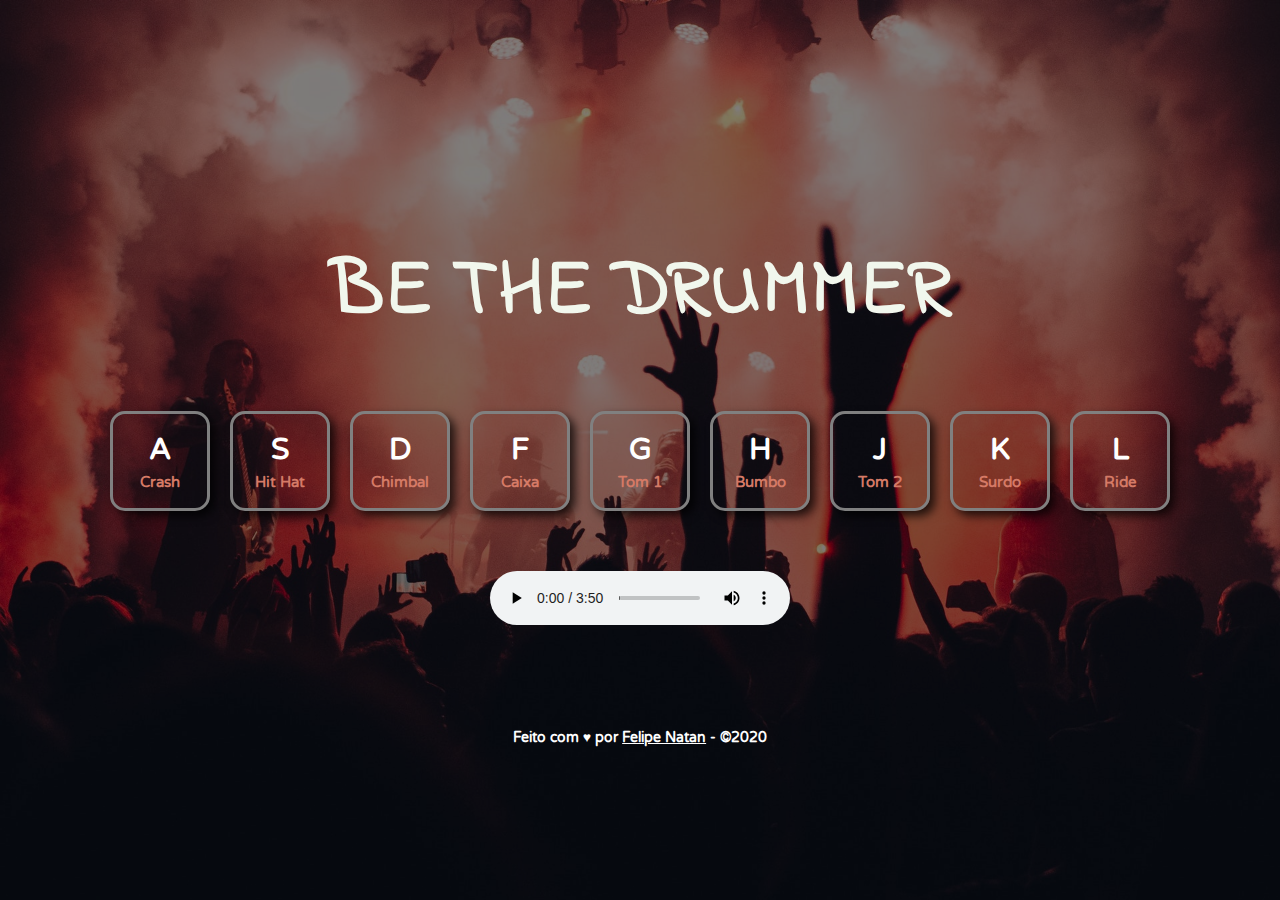
<file: index.html>
<!DOCTYPE html>
<html lang="pt-BR">

<head>
    <meta charset="UTF-8">
    <meta name="viewport" content="width=device-width, initial-scale=1.0">
    <link href="https://fonts.googleapis.com/css2?family=Varela+Round&display=swap" rel="stylesheet">
    <link href="https://fonts.googleapis.com/css2?family=Indie+Flower&display=swap" rel="stylesheet">
    <link rel="stylesheet" href="styles.css">
    
    <title>BE THE DRUMER</title>
</head>

<body>
    <div class="container">
        <h1>BE THE DRUMMER</h1>

        <div class="keys">
            <div data-key="65" class="key">
                <span>A</span>
                <small>Crash</small>
            </div>
            <div data-key="83" class="key">
                <span>S</span>
                <small>Hit Hat</small>
            </div>
            <div data-key="68" class="key">
                <span>D</span>
                <small>Chimbal</small>
            </div>
            <div data-key="70" class="key">
                <span>F</span>
                <small>Caixa</small>
            </div>
            <div data-key="71" class="key">
                <span>G</span>
                <small>Tom 1</small>
            </div>
            <div data-key="72" class="key">
                <span>H</span>
                <small>Bumbo</small>
            </div>
            <div data-key="74" class="key">
                <span>J</span>
                <small>Tom 2</small>
            </div>
            <div data-key="75" class="key">
                <span>K</span>
                <small>Surdo</small>
            </div>
            <div data-key="76" class="key">
                <span>L</span>
                <small>Ride</small>
            </div>
        </div>
        <audio controls src="./assets/sounds/seven.mp3"></audio>
    </div>

    <audio data-key="65" src="./assets/sounds/crash.ogg"></audio>
    <audio data-key="83" src="./assets/sounds/hihat.ogg"></audio>
    <audio data-key="68" src="./assets/sounds/open.ogg"></audio>
    <audio data-key="70" src="./assets/sounds/snare1.ogg"></audio>
    <audio data-key="71" src="./assets/sounds/tom1.ogg"></audio>
    <audio data-key="72" src="./assets/sounds/kick.wav"></audio>
    <audio data-key="74" src="./assets/sounds/tom2.ogg"></audio>
    <audio data-key="75" src="./assets/sounds/surdo.ogg"></audio>
    <audio data-key="76" src="./assets/sounds/ride.ogg"></audio>
    
    <footer> <p> Feito com <span>&hearts;</span> por <a href="https://www.linkedin.com/in/fenatan/">Felipe Natan</a> - &copy;2020</p></footer>
    
    <script src="main.js"></script>
</body>

</html>
</file>
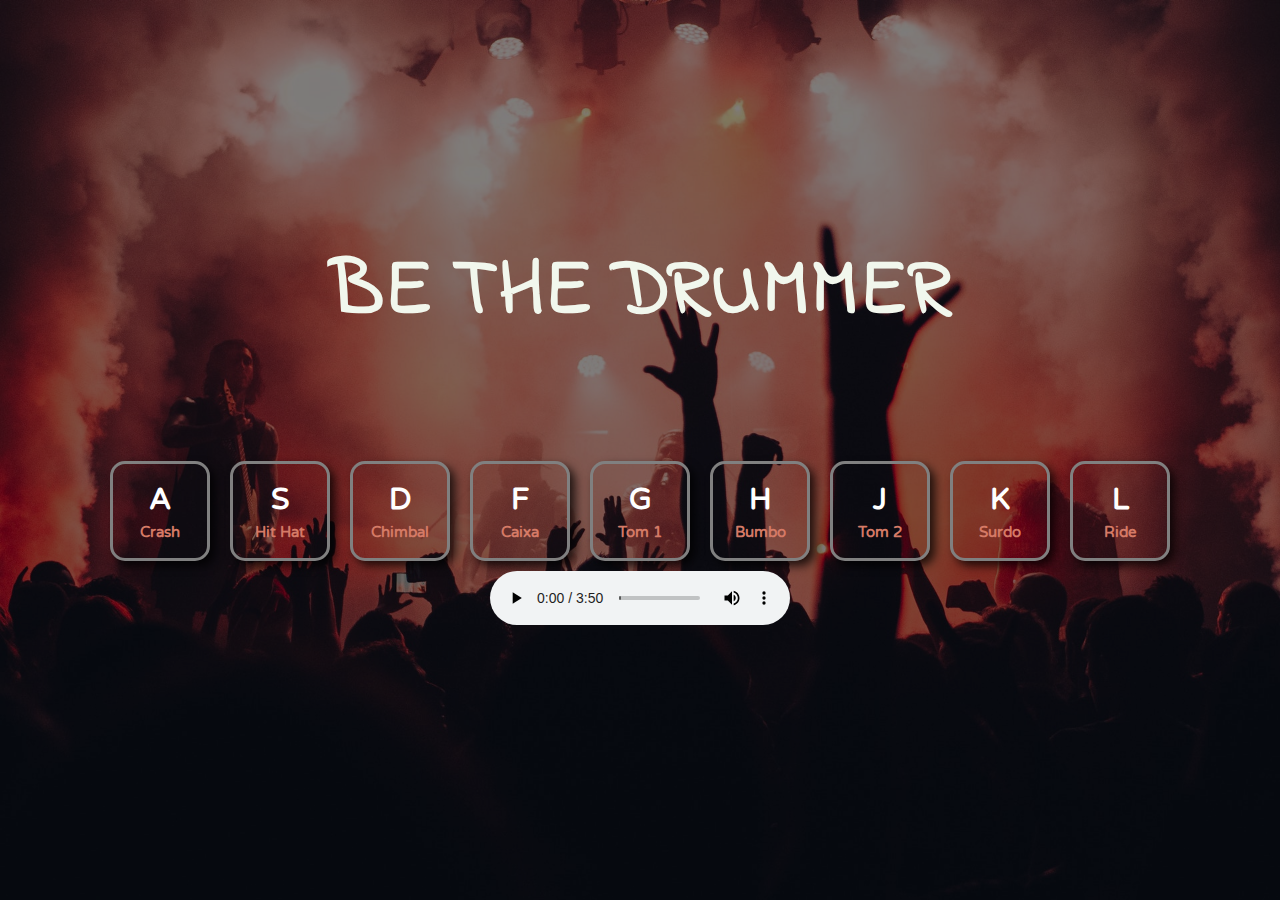
<file: 01 - JavaScript Drum Kit/index.html>
<!DOCTYPE html>
<html lang="pt-BR">

<head>
    <meta charset="UTF-8">
    <meta name="viewport" content="width=device-width, initial-scale=1.0">
    <link href="https://fonts.googleapis.com/css2?family=Varela+Round&display=swap" rel="stylesheet">
    <link href="https://fonts.googleapis.com/css2?family=Indie+Flower&display=swap" rel="stylesheet">
    <link rel="stylesheet" href="styles.css">
    
    <title>BE THE DRUMER</title>
</head>

<body>
    <div class="container">
        <h1>BE THE DRUMMER</h1>

        <div class="keys">
            <div data-key="65" class="key">
                <span>A</span>
                <small>Crash</small>
            </div>
            <div data-key="83" class="key">
                <span>S</span>
                <small>Hit Hat</small>
            </div>
            <div data-key="68" class="key">
                <span>D</span>
                <small>Chimbal</small>
            </div>
            <div data-key="70" class="key">
                <span>F</span>
                <small>Caixa</small>
            </div>
            <div data-key="71" class="key">
                <span>G</span>
                <small>Tom 1</small>
            </div>
            <div data-key="72" class="key">
                <span>H</span>
                <small>Bumbo</small>
            </div>
            <div data-key="74" class="key">
                <span>J</span>
                <small>Tom 2</small>
            </div>
            <div data-key="75" class="key">
                <span>K</span>
                <small>Surdo</small>
            </div>
            <div data-key="76" class="key">
                <span>L</span>
                <small>Ride</small>
            </div>
        </div>
        <audio controls src="./assets/sounds/seven.mp3"></audio>
    </div>

    <audio data-key="65" src="./assets/sounds/crash.ogg"></audio>
    <audio data-key="83" src="./assets/sounds/hihat.ogg"></audio>
    <audio data-key="68" src="./assets/sounds/open.ogg"></audio>
    <audio data-key="70" src="./assets/sounds/snare1.ogg"></audio>
    <audio data-key="71" src="./assets/sounds/tom1.ogg"></audio>
    <audio data-key="72" src="./assets/sounds/kick.wav"></audio>
    <audio data-key="74" src="./assets/sounds/tom2.ogg"></audio>
    <audio data-key="75" src="./assets/sounds/surdo.ogg"></audio>
    <audio data-key="76" src="./assets/sounds/ride.ogg"></audio>
    
    
    <script src="main.js"></script>
</body>

</html>
</file>
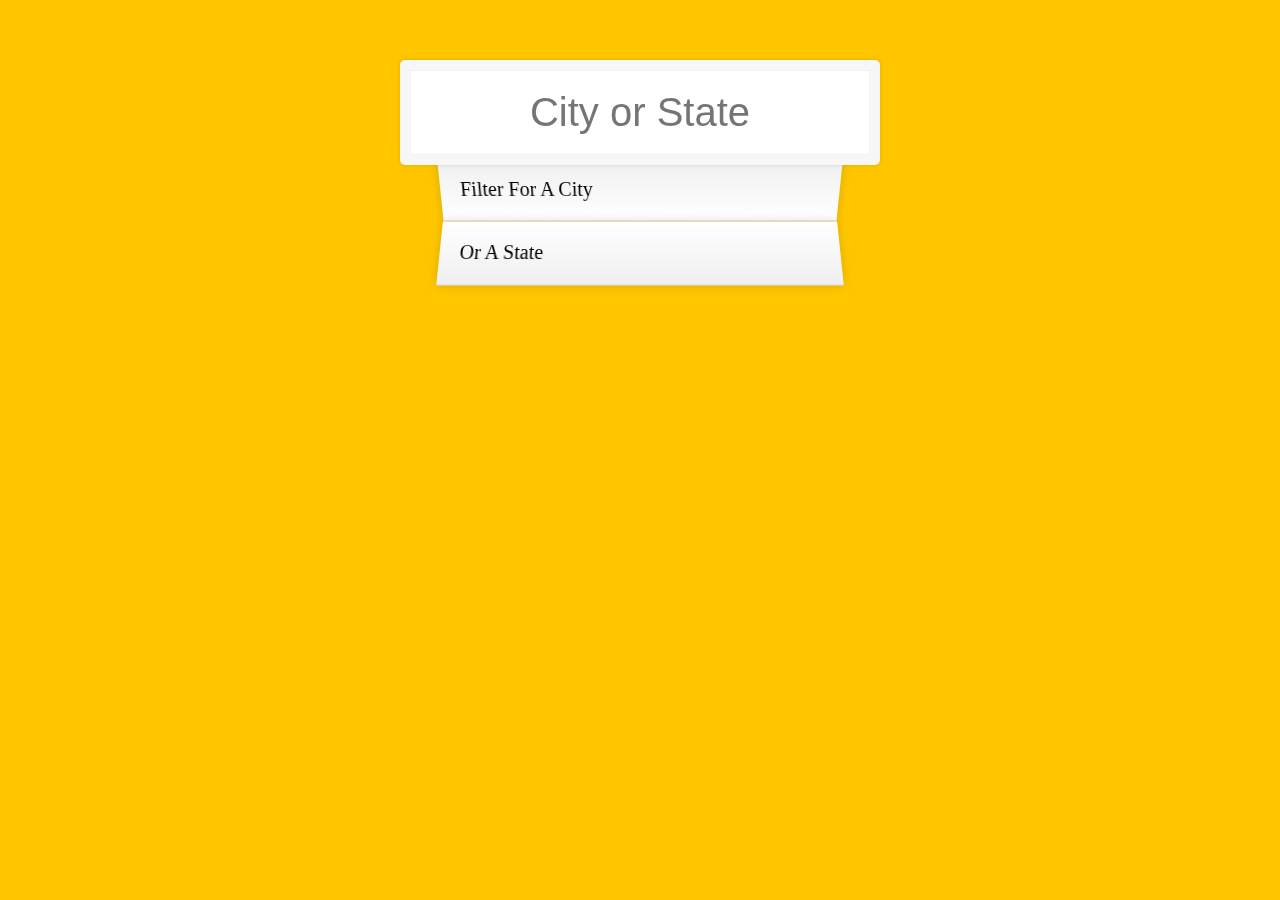
<file: 07 - Ajax Type Ahead/index.html>
<!DOCTYPE html>
<html lang="en">
<head>
  <meta charset="UTF-8">
  <title>Type Ahead 👀</title>
  <link rel="stylesheet" href="./styles.css">
</head>
<body>

  <form class="search-form">
    <input type="text" class="search" placeholder="City or State">
    <ul class="suggestions">
      <li>Filter for a city</li>
      <li>or a state</li>
    </ul>
  </form>
<script src="./main.js"></script>
</body>
</html>
</file>
<file: 07 - Ajax Type Ahead/styles.css>
html {
  box-sizing: border-box;
  background: #ffc600;
  font-family: 'helvetica neue';
  font-size: 20px;
  font-weight: 200;
}

*, *:before, *:after {
  box-sizing: inherit;
}

input {
  width: 100%;
  padding: 20px;
}

.search-form {
  max-width: 400px;
  margin: 50px auto;
}

input.search {
  margin: 0;
  text-align: center;
  outline: 0;
  border: 10px solid #F7F7F7;
  width: 120%;
  left: -10%;
  position: relative;
  top: 10px;
  z-index: 2;
  border-radius: 5px;
  font-size: 40px;
  box-shadow: 0 0 5px rgba(0, 0, 0, 0.12), inset 0 0 2px rgba(0, 0, 0, 0.19);
}

.suggestions {
  margin: 0;
  padding: 0;
  position: relative;
  /*perspective: 20px;*/
}

.suggestions li {
  background: white;
  list-style: none;
  border-bottom: 1px solid #D8D8D8;
  box-shadow: 0 0 10px rgba(0, 0, 0, 0.14);
  margin: 0;
  padding: 20px;
  transition: background 0.2s;
  display: flex;
  justify-content: space-between;
  text-transform: capitalize;
}

.suggestions li:nth-child(even) {
  transform: perspective(100px) rotateX(3deg) translateY(2px) scale(1.001);
  background: linear-gradient(to bottom,  #ffffff 0%,#EFEFEF 100%);
}

.suggestions li:nth-child(odd) {
  transform: perspective(100px) rotateX(-3deg) translateY(3px);
  background: linear-gradient(to top,  #ffffff 0%,#EFEFEF 100%);
}

span.population {
  font-size: 15px;
}

.hl {
  background: #ffc600;
}
</file>
<file: styles.css>
/* Reset CSS */

* {
    padding: 0;
    outline: 0;
    box-sizing: border-box;
}

html {
    background: linear-gradient(rgba(0, 0, 0, 0.5), rgba(0, 0, 0, 0.5)), url('./assets/images/background1.jpg') no-repeat center top;
    background: linear-gradient(rgba(0, 0, 0, 0.5), rgba(0, 0, 0, 0.5)), url('./assets/images/background2.jpg') no-repeat center top;
    background-size: cover;
    font-size: 62.5%;
    /* max-height: 100vmin; */
}

body {
    font-family: 'Varela Round', Helvetica, sans-serif;
    text-rendering: optimizeLegibility !important;
    -webkit-font-smoothing: antialiased !important;
}

.container {
    display: flex;
    flex-direction: column;
    justify-content: middle;
    align-items: center;
    margin-top: 20vmin;
}

.container h1 {
    font-family: 'Indie Flower';
    font-size: 8rem;
    color: #F1F7ED;
    margin-bottom: 50px;
    text-align: center;
}

.container .keys {
    display: flex;
    flex-wrap: wrap;
    align-items: center;
    justify-content: center;
    align-content: center;
}

.key {
    display: flex;
    flex-direction: column;
    justify-content: center;
    align-items: center;
    margin: 10px;
    width: 100px;
    height: 100px;
    border-radius:15px;
    border: gray solid;
    /* background-image: linear-gradient(rgba(235, 179, 169, 0), rgba(235, 179, 169, 0)); */
    -webkit-box-shadow: 5px 5px 10px 0px rgba(0, 0, 0, 0.75);
    -moz-box-shadow: 5px 5px 10px 0px rgba(0, 0, 0, 0.75);
    box-shadow: 5px 5px 10px 0px rgba(0, 0, 0, 0.75);
    transition: all 0.07s;
}

.key span {
    font-size: 3rem;
    font-weight: bold;
    color: white;
}

.key small{
    font-size: 1.5rem;
    font-weight: bold;
    color: #D57A66;
    margin-top: 5px;
}

.key:hover{
    background-color: #FCDEBE;
    border: none;
    transform: scale(1.2);
}

.key:hover span{
    color:#0D1321
}

.active{
    background-color: #FCDEBE;
    border: none;
    transform: scale(1.09);
}

.active span{
    color:#0D1321
}

.container audio{
    margin-top: 50px;
}

footer{
    display: flex;
    align-items: center;
    justify-content: center;
    margin-top: 10vmin;
}

footer p, footer p a{
    font-size: 1.4rem;
    text-align: center;
    color: white;
    font-weight: bold;
}
</file>
<file: 01 - JavaScript Drum Kit/styles.css>
/* Reset CSS */

* {
    padding: 0;
    outline: 0;
    box-sizing: border-box;
}

html {
    background: linear-gradient(rgba(0, 0, 0, 0.5), rgba(0, 0, 0, 0.5)), url('./assets/images/background1.jpg') no-repeat center top;
    background: linear-gradient(rgba(0, 0, 0, 0.5), rgba(0, 0, 0, 0.5)), url('./assets/images/background2.jpg') no-repeat center top;
    background-size: cover;
    font-size: 62.5%;
}

body {
    font-family: 'Varela Round', Helvetica, sans-serif;
    text-rendering: optimizeLegibility !important;
    -webkit-font-smoothing: antialiased !important;
}

.container {
    display: flex;
    flex-direction: column;
    justify-content: middle;
    align-items: center;
    margin-top: 20vmin;
}

.container h1 {
    font-family: 'Indie Flower';
    font-size: 8rem;
    color: #F1F7ED;
    margin-bottom: 100px;
    text-align: center;
}

.container .keys {
    display: flex;
    flex-wrap: wrap;
    align-items: center;
    justify-content: center;
    align-content: center;
}

.key {
    display: flex;
    flex-direction: column;
    justify-content: center;
    align-items: center;
    margin: 10px;
    width: 100px;
    height: 100px;
    border-radius:15px;
    border: gray solid;
    /* background-image: linear-gradient(rgba(235, 179, 169, 0), rgba(235, 179, 169, 0)); */
    -webkit-box-shadow: 5px 5px 10px 0px rgba(0, 0, 0, 0.75);
    -moz-box-shadow: 5px 5px 10px 0px rgba(0, 0, 0, 0.75);
    box-shadow: 5px 5px 10px 0px rgba(0, 0, 0, 0.75);
    transition: all 0.07s;
}

.key span {
    font-size: 3rem;
    font-weight: bold;
    color: white;
}

.key small{
    font-size: 1.5rem;
    font-weight: bold;
    color: #D57A66;
    margin-top: 5px;
}

.key:hover{
    background-color: #FCDEBE;
    border: none;
    transform: scale(1.2);
}

.key:hover span{
    color:#0D1321
}

.active:hover{
    background-color: #FCDEBE;
    border: none;
    transform: scale(1.2);
}

.active:hover span{
    color:#0D1321
}
</file>
